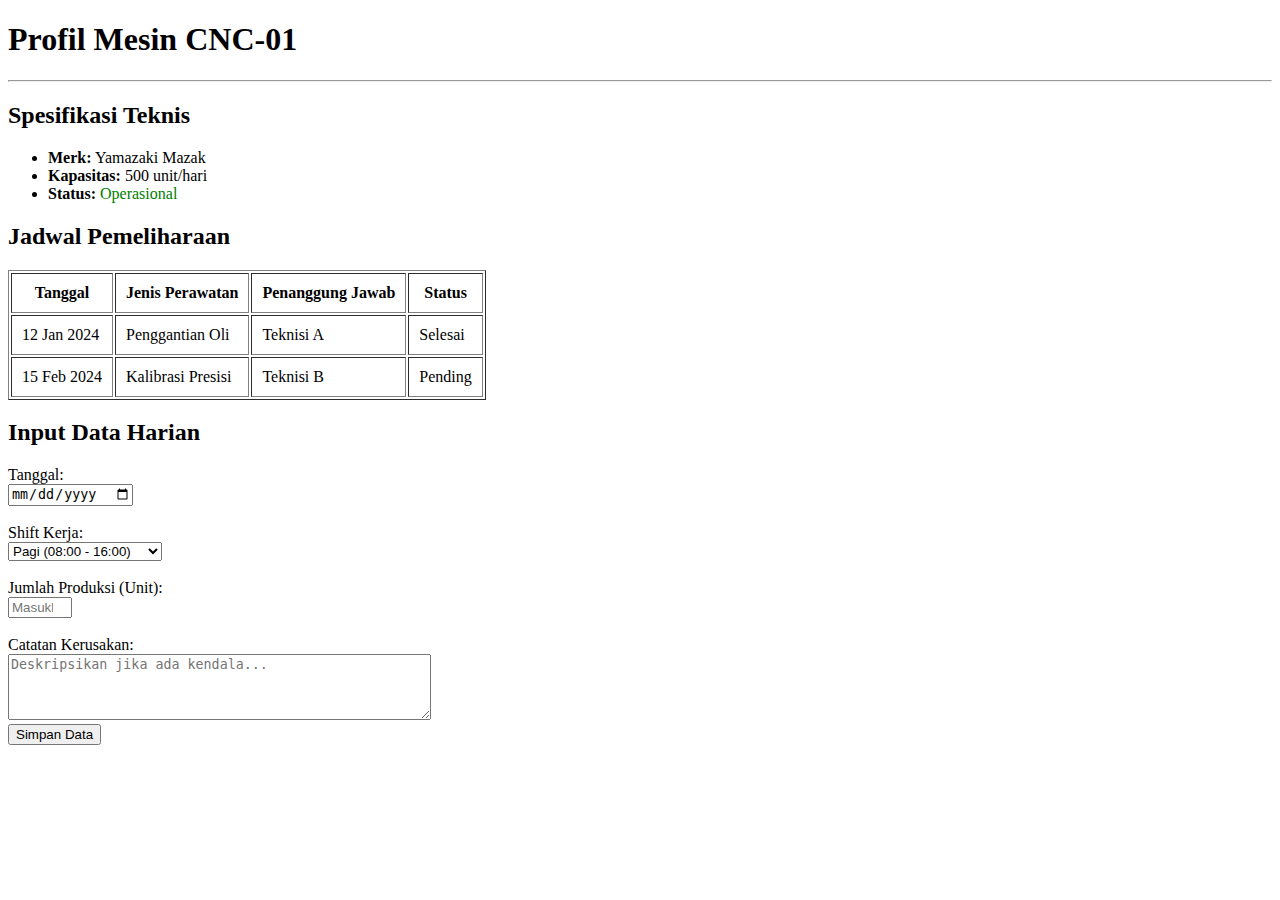
<file: index.html>
<!DOCTYPE html>
<html lang="en">
<head>
      <meta charset="UTF-8">
      <meta name="viewport" content="width=device-width, initial-scale=1.0">
      <title>Document</title>
</head>
<body>
      <header>
      <h1>Profil Mesin CNC-01</h1>
<hr>
<h2>Spesifikasi Teknis</h2>
<ul>
  <li><strong>Merk:</strong> Yamazaki Mazak</li>
  <li><strong>Kapasitas:</strong> 500 unit/hari</li>
  <li><strong>Status:</strong> <span style="color: green;">Operasional</span></li>
</ul>
</header>

<section>
<h2>Jadwal Pemeliharaan</h2>
<table border="1" cellpadding="10">
  <thead>
    <tr>
      <th>Tanggal</th>
      <th>Jenis Perawatan</th>
      <th>Penanggung Jawab</th>
      <th>Status</th>
    </tr>
  </thead>
  <tbody>
    <tr>
      <td>12 Jan 2024</td>
      <td>Penggantian Oli</td>
      <td>Teknisi A</td>
      <td>Selesai</td>
    </tr>
    <tr>
      <td>15 Feb 2024</td>
      <td>Kalibrasi Presisi</td>
      <td>Teknisi B</td>
      <td>Pending</td>
    </tr>
  </tbody>
</table>
</section>

<section>
<h2>Input Data Harian</h2>
<form action="">
  <label for="tanggal">Tanggal:</label><br>
  <input type="date" id="tanggal" name="tanggal" required><br><br>

  <label for="shift">Shift Kerja:</label><br>
  <select id="shift" name="shift">
    <option value="Pagi">Pagi (08:00 - 16:00)</option>
    <option value="Siang">Siang (16:00 - 24:00)</option>
    <option value="Malam">Malam (00:00 - 08:00)</option>
  </select><br><br>

  <label for="jumlah">Jumlah Produksi (Unit):</label><br>
  <input type="number" id="jumlah" name="jumlah" min="0" max="600" placeholder="Masukkan jumlah..."><br><br>

  <label for="catatan">Catatan Kerusakan:</label><br>
  <textarea id="catatan" name="catatan" rows="4" cols="50" placeholder="Deskripsikan jika ada kendala..."></textarea><br>

  <button type="submit">Simpan Data</button>
</form>
</section>
</body>
</html>
</file>
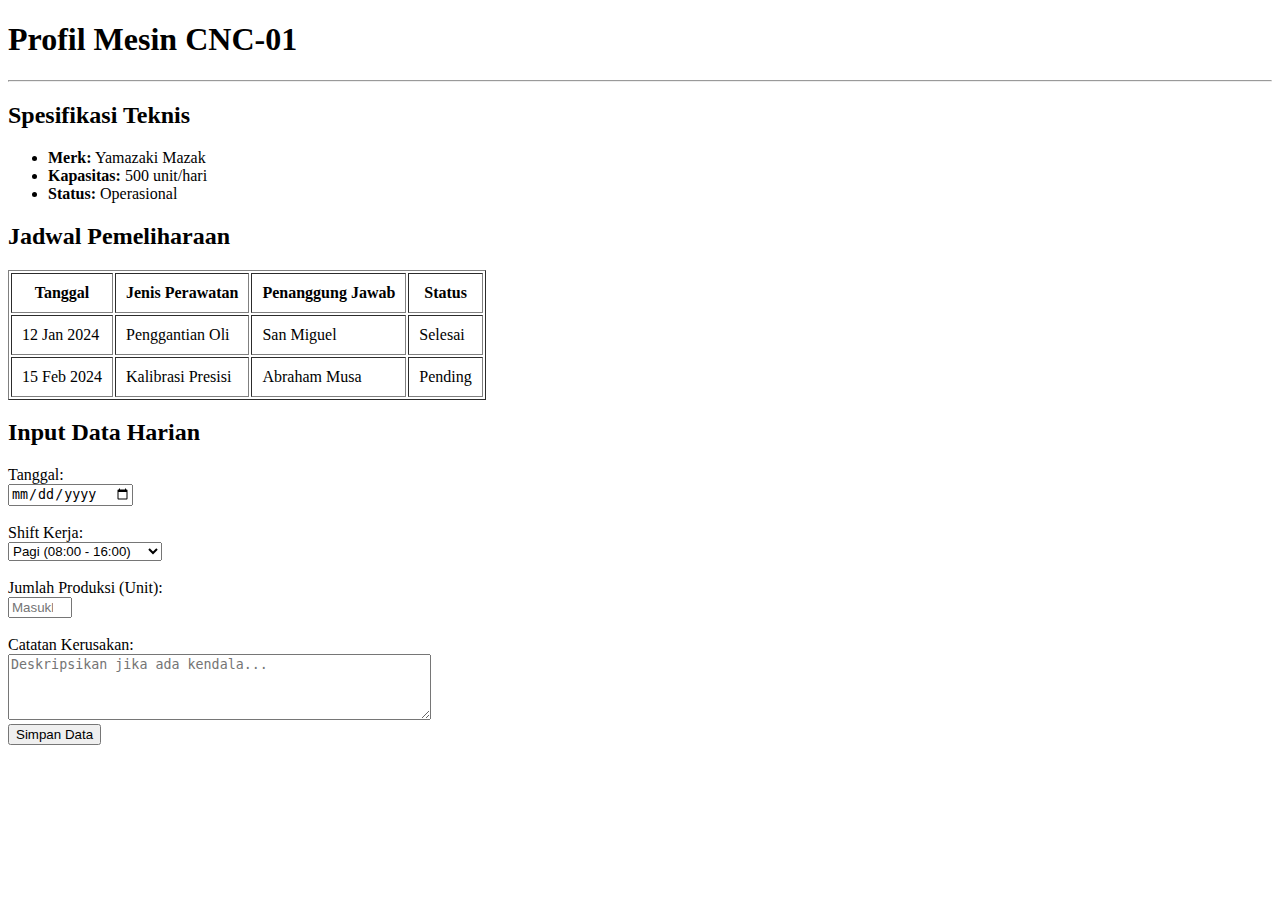
<file: Praktikum 1/index.html>
<!DOCTYPE html>
<html lang="en">
<head>
      <meta charset="UTF-8">
      <meta name="viewport" content="width=device-width, initial-scale=1.0">
      <title>Document</title>
</head>
<body>
      <header>
      <h1>Profil Mesin CNC-01</h1>
<hr>
<h2>Spesifikasi Teknis</h2>
<ul>
  <li><strong>Merk:</strong> Yamazaki Mazak</li>
  <li><strong>Kapasitas:</strong> 500 unit/hari</li>
  <li><strong>Status:</strong> <span class="status-ok">Operasional</span></li>
</ul>
</header>

<section>
<h2>Jadwal Pemeliharaan</h2>
<table border="1" cellpadding="10">
  <thead>
    <tr>
      <th>Tanggal</th>
      <th>Jenis Perawatan</th>
      <th>Penanggung Jawab</th>
      <th>Status</th>
    </tr>
  </thead>
  <tbody>
    <tr>
      <td>12 Jan 2024</td>
      <td>Penggantian Oli</td>
      <td>San Miguel</td>
      <td>Selesai</td>
    </tr>
    <tr>
      <td>15 Feb 2024</td>
      <td>Kalibrasi Presisi</td>
      <td>Abraham Musa</td>
      <td>Pending</td>
    </tr>
  </tbody>
</table>
</section>

<section>
<h2>Input Data Harian</h2>
<form action="">
  <label for="tanggal">Tanggal:</label><br>
  <input type="date" id="tanggal" name="tanggal" required><br><br>

  <label for="shift">Shift Kerja:</label><br>
  <select id="shift" name="shift">
    <option value="Pagi">Pagi (08:00 - 16:00)</option>
    <option value="Siang">Siang (16:00 - 24:00)</option>
    <option value="Malam">Malam (00:00 - 08:00)</option>
  </select><br><br>

  <label for="jumlah">Jumlah Produksi (Unit):</label><br>
  <input type="number" id="jumlah" name="jumlah" min="0" max="600" placeholder="Masukkan jumlah..."><br><br>

  <label for="catatan">Catatan Kerusakan:</label><br>
  <textarea id="catatan" name="catatan" rows="4" cols="50" placeholder="Deskripsikan jika ada kendala..."></textarea><br>

  <button type="submit">Simpan Data</button>
</form>
</section>
</body>
</html>
</file>
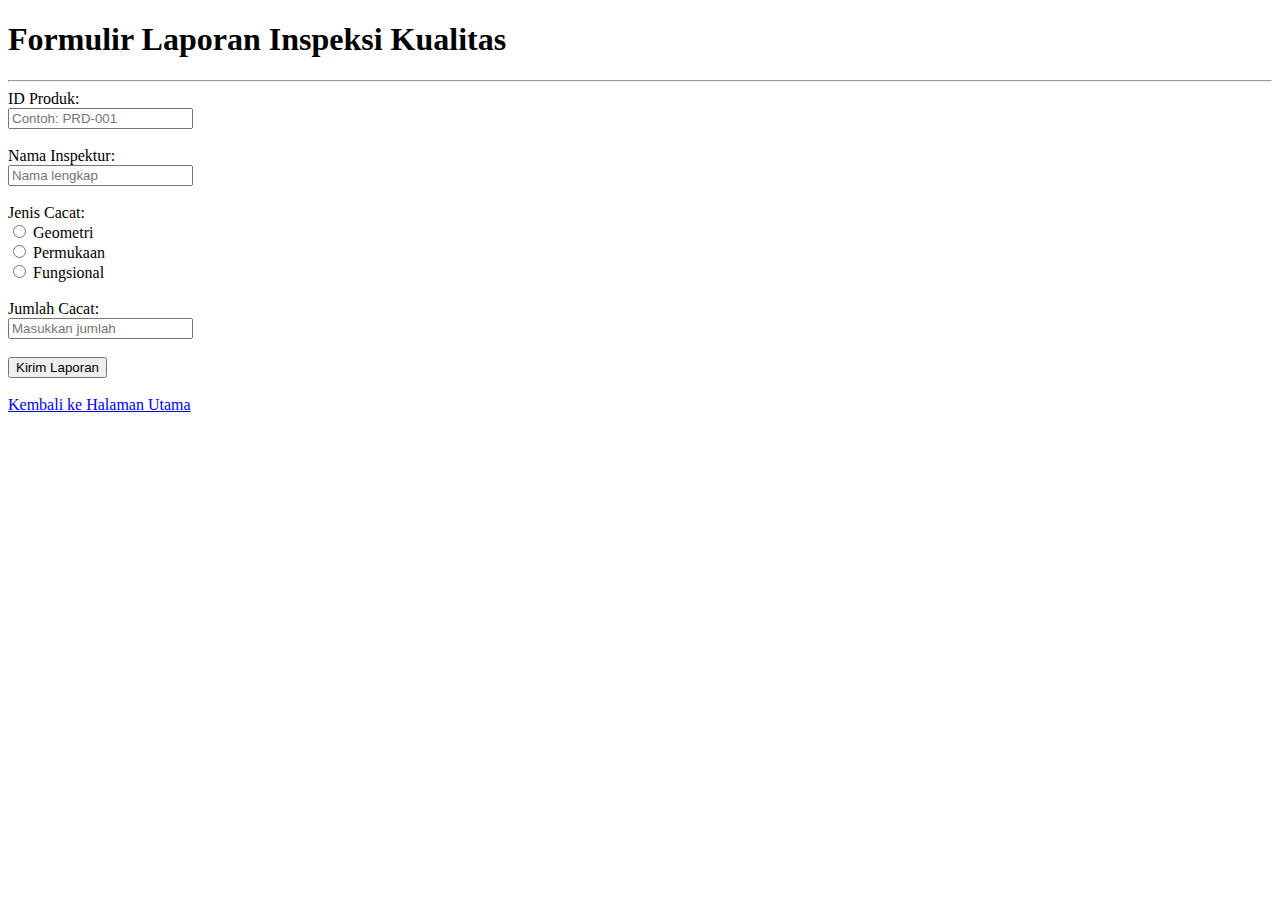
<file: laporan_kualitas.html>
<!DOCTYPE html>
<html lang="en">
<head>
      <meta charset="UTF-8">
      <meta name="viewport" content="width=device-width, initial-scale=1.0">
      <title>Laporan Inspeksi Kualitas</title>
</head>
<body>
  <h1>Formulir Laporan Inspeksi Kualitas</h1>
  <hr>
  
  <form>
    <!-- 1. ID PRODUK -->
    <label>ID Produk:</label><br>
    <input type="text" placeholder="Contoh: PRD-001"><br><br>
    
    <!-- 2. NAMA INSPEKTUR -->
    <label>Nama Inspektur:</label><br>
    <input type="text" placeholder="Nama lengkap"><br><br>
    
    <!-- 3. JENIS CACAT (pilih salah satu) -->
    <label>Jenis Cacat:</label><br>
    <input type="radio" name="cacat"> Geometri<br>
    <input type="radio" name="cacat"> Permukaan<br>
    <input type="radio" name="cacat"> Fungsional<br><br>
    
    <!-- 4. JUMLAH CACAT -->
    <label>Jumlah Cacat:</label><br>
    <input type="number" min="0" placeholder="Masukkan jumlah"><br><br>
    
    <!-- 5. TOMBOL KIRIM -->
    <button type="submit">Kirim Laporan</button>
  </form>
  
  <br>
  <a href="index.html">Kembali ke Halaman Utama</a>

</body>
</html>
</file>
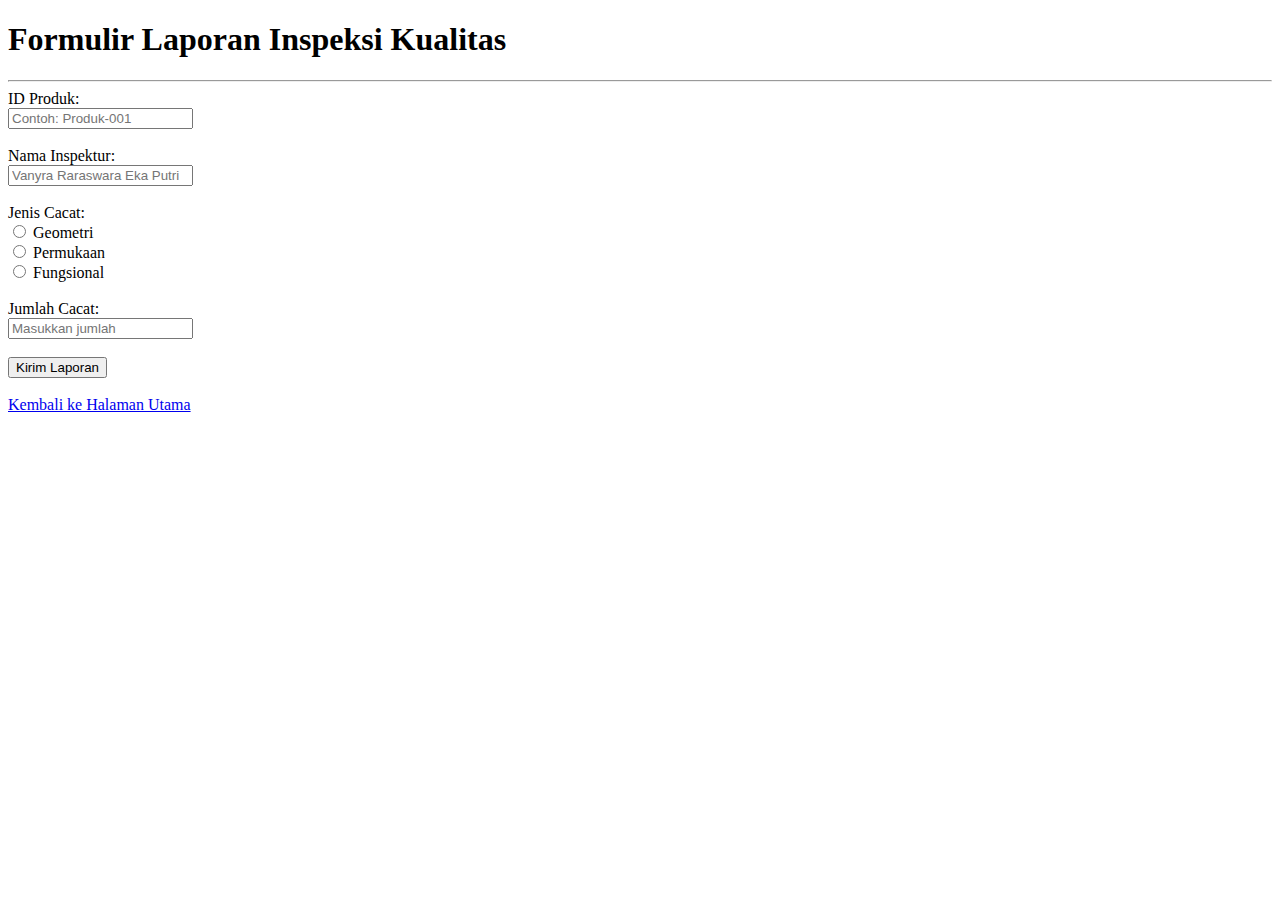
<file: Praktikum 1/laporan_kualitas.html>
<!DOCTYPE html>
<html lang="en">
<head>
      <meta charset="UTF-8">
      <meta name="viewport" content="width=device-width, initial-scale=1.0">
      <title>Laporan Inspeksi Kualitas</title>
</head>
<body>
  <h1>Formulir Laporan Inspeksi Kualitas</h1>
  <hr>
  
  <form>
    <!-- 1. ID PRODUK -->
    <label>ID Produk:</label><br>
    <input type="text" placeholder="Contoh: Produk-001"><br><br>
    
    <!-- 2. NAMA INSPEKTUR -->
    <label>Nama Inspektur:</label><br>
    <input type="text" placeholder="Vanyra Raraswara Eka Putri"><br><br>
    
    <!-- 3. JENIS CACAT (pilih salah satu) -->
    <label>Jenis Cacat:</label><br>
    <input type="radio" name="cacat"> Geometri<br>
    <input type="radio" name="cacat"> Permukaan<br>
    <input type="radio" name="cacat"> Fungsional<br><br>
    
    <!-- 4. JUMLAH CACAT -->
    <label>Jumlah Cacat:</label><br>
    <input type="number" min="0" placeholder="Masukkan jumlah"><br><br>
    
    <!-- 5. TOMBOL KIRIM -->
    <button type="submit">Kirim Laporan</button>
  </form>
  
  <br>
  <a href="index.html">Kembali ke Halaman Utama</a>

</body>
</html>
</file>
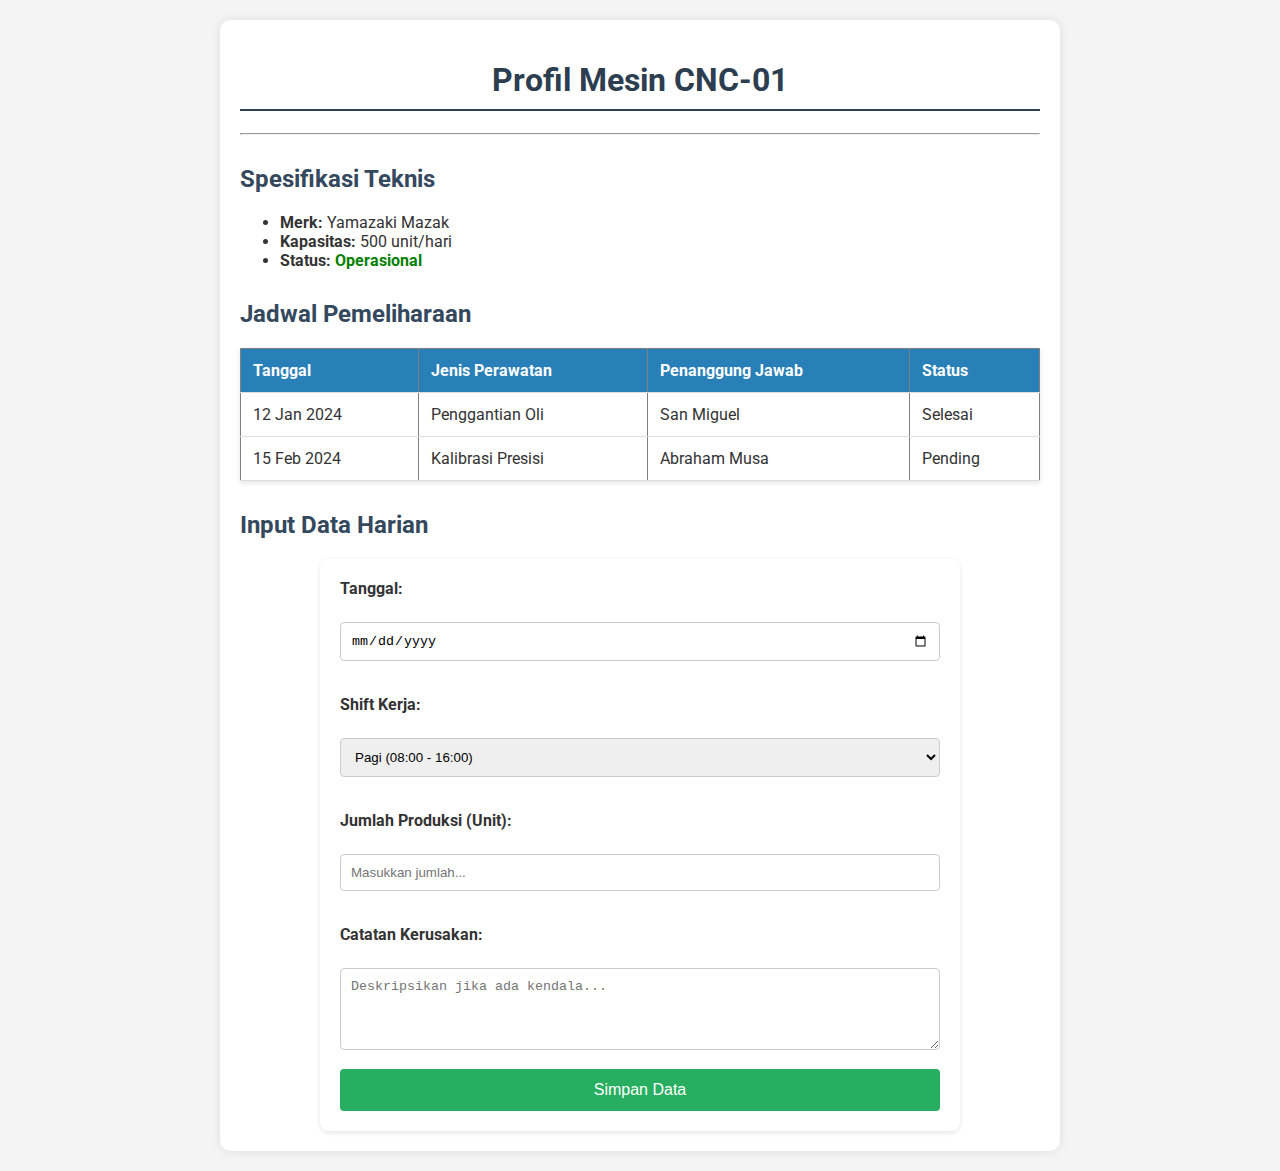
<file: Praktikum 2/index2.html>
<!DOCTYPE html>
<html lang="en">
<head>
      <meta charset="UTF-8">
      <meta name="viewport" content="width=device-width, initial-scale=1.0">
      <title>Document</title>
      <link rel="stylesheet" href="styleindex2.css">
</head>
<body>
  <div id="container">
      <header>
      <h1>Profil Mesin CNC-01</h1>
<hr>
<h2>Spesifikasi Teknis</h2>
<ul>
  <li><strong>Merk:</strong> Yamazaki Mazak</li>
  <li><strong>Kapasitas:</strong> 500 unit/hari</li>
  <li><strong>Status:</strong> <span class="status-ok">Operasional</span></li>
</ul>
</header>

<section>
<h2>Jadwal Pemeliharaan</h2>
<table border="1" cellpadding="10">
  <thead>
    <tr>
      <th>Tanggal</th>
      <th>Jenis Perawatan</th>
      <th>Penanggung Jawab</th>
      <th>Status</th>
    </tr>
  </thead>
  <tbody>
    <tr>
      <td>12 Jan 2024</td>
      <td>Penggantian Oli</td>
      <td>San Miguel</td>
      <td>Selesai</td>
    </tr>
    <tr>
      <td>15 Feb 2024</td>
      <td>Kalibrasi Presisi</td>
      <td>Abraham Musa</td>
      <td>Pending</td>
    </tr>
  </tbody>
</table>
</section>

<section>
<h2>Input Data Harian</h2>
<form action="">
  <label for="tanggal">Tanggal:</label><br>
  <input type="date" id="tanggal" name="tanggal" required><br><br>

  <label for="shift">Shift Kerja:</label><br>
  <select id="shift" name="shift">
    <option value="Pagi">Pagi (08:00 - 16:00)</option>
    <option value="Siang">Siang (16:00 - 24:00)</option>
    <option value="Malam">Malam (00:00 - 08:00)</option>
  </select><br><br>

  <label for="jumlah">Jumlah Produksi (Unit):</label><br>
  <input type="number" id="jumlah" name="jumlah" min="0" max="600" placeholder="Masukkan jumlah..."><br><br>

  <label for="catatan">Catatan Kerusakan:</label><br>
  <textarea id="catatan" name="catatan" rows="4" cols="50" placeholder="Deskripsikan jika ada kendala..."></textarea><br>

  <button type="submit">Simpan Data</button>
</form>
</section>
</div>
</body>
</html>
</file>
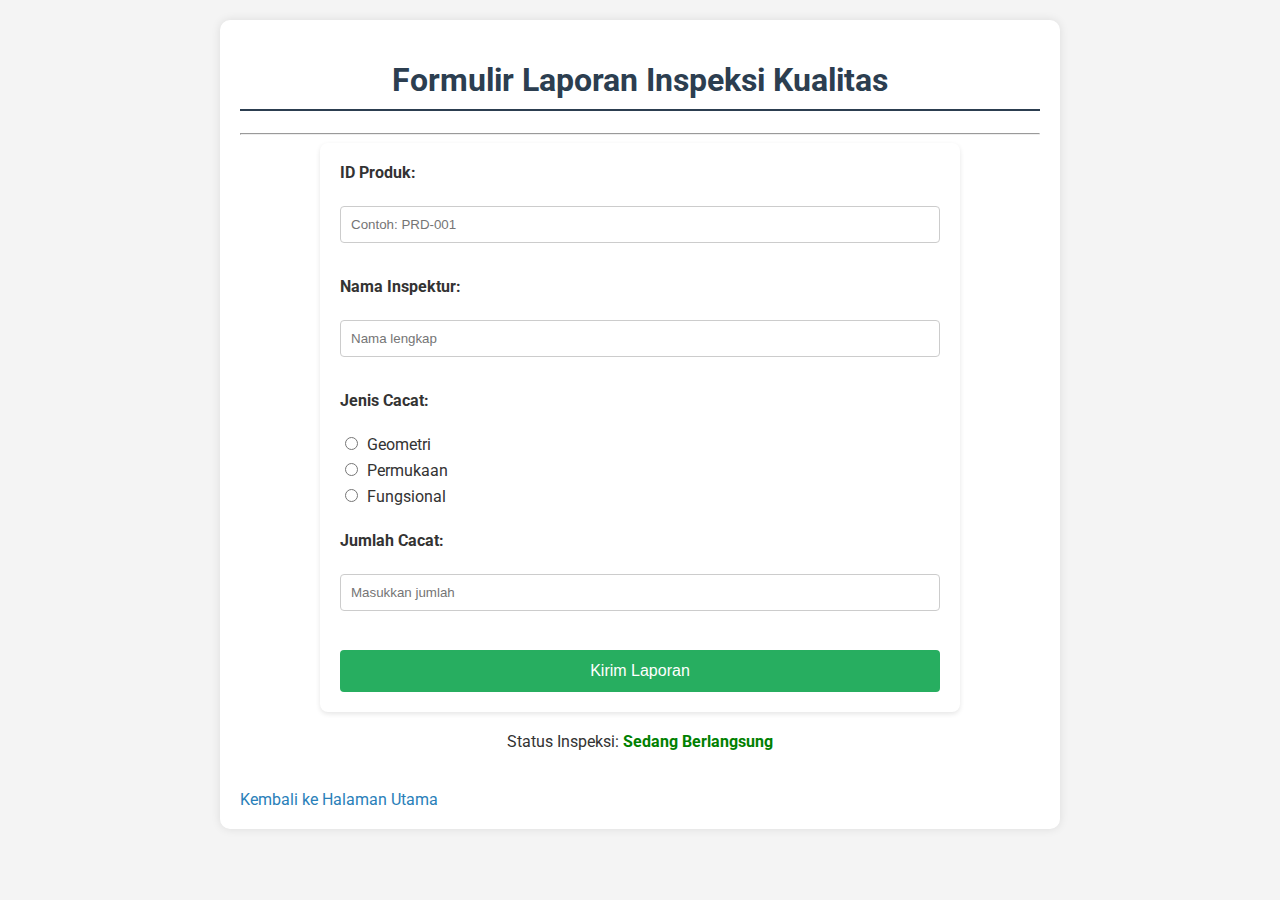
<file: Praktikum 2/laporan_kualitas2.html>
<!DOCTYPE html>
<html lang="en">
<head>
      <meta charset="UTF-8">
      <meta name="viewport" content="width=device-width, initial-scale=1.0">
      <title>Laporan Inspeksi Kualitas</title>
      <link rel="stylesheet" href="stylekuali2.css">
</head>
<body>
  <div id="container">   <!-- SATU container -->
  
    <h1>Formulir Laporan Inspeksi Kualitas</h1>
    <hr>
    
    <!-- Form (hanya satu) -->
    <form>
      <label>ID Produk:</label><br>
      <input type="text" placeholder="Contoh: PRD-001"><br><br>
      
      <label>Nama Inspektur:</label><br>
      <input type="text" placeholder="Nama lengkap"><br><br>
      
      <label>Jenis Cacat:</label><br>
      <input type="radio" name="cacat"> Geometri<br>
      <input type="radio" name="cacat"> Permukaan<br>
      <input type="radio" name="cacat"> Fungsional<br><br>
      
      <label>Jumlah Cacat:</label><br>
      <input type="number" min="0" placeholder="Masukkan jumlah"><br><br>
      
      <button type="submit">Kirim Laporan</button>
    </form>
    
    <!-- Status inspeksi (opsional) di LUAR form -->
    <p>Status Inspeksi: <span class="status-ok">Sedang Berlangsung</span></p>
    
    <br>
    <a href="index.html">Kembali ke Halaman Utama</a>
  
  </div>  <!-- PENUTUP container -->
</body>
</file>
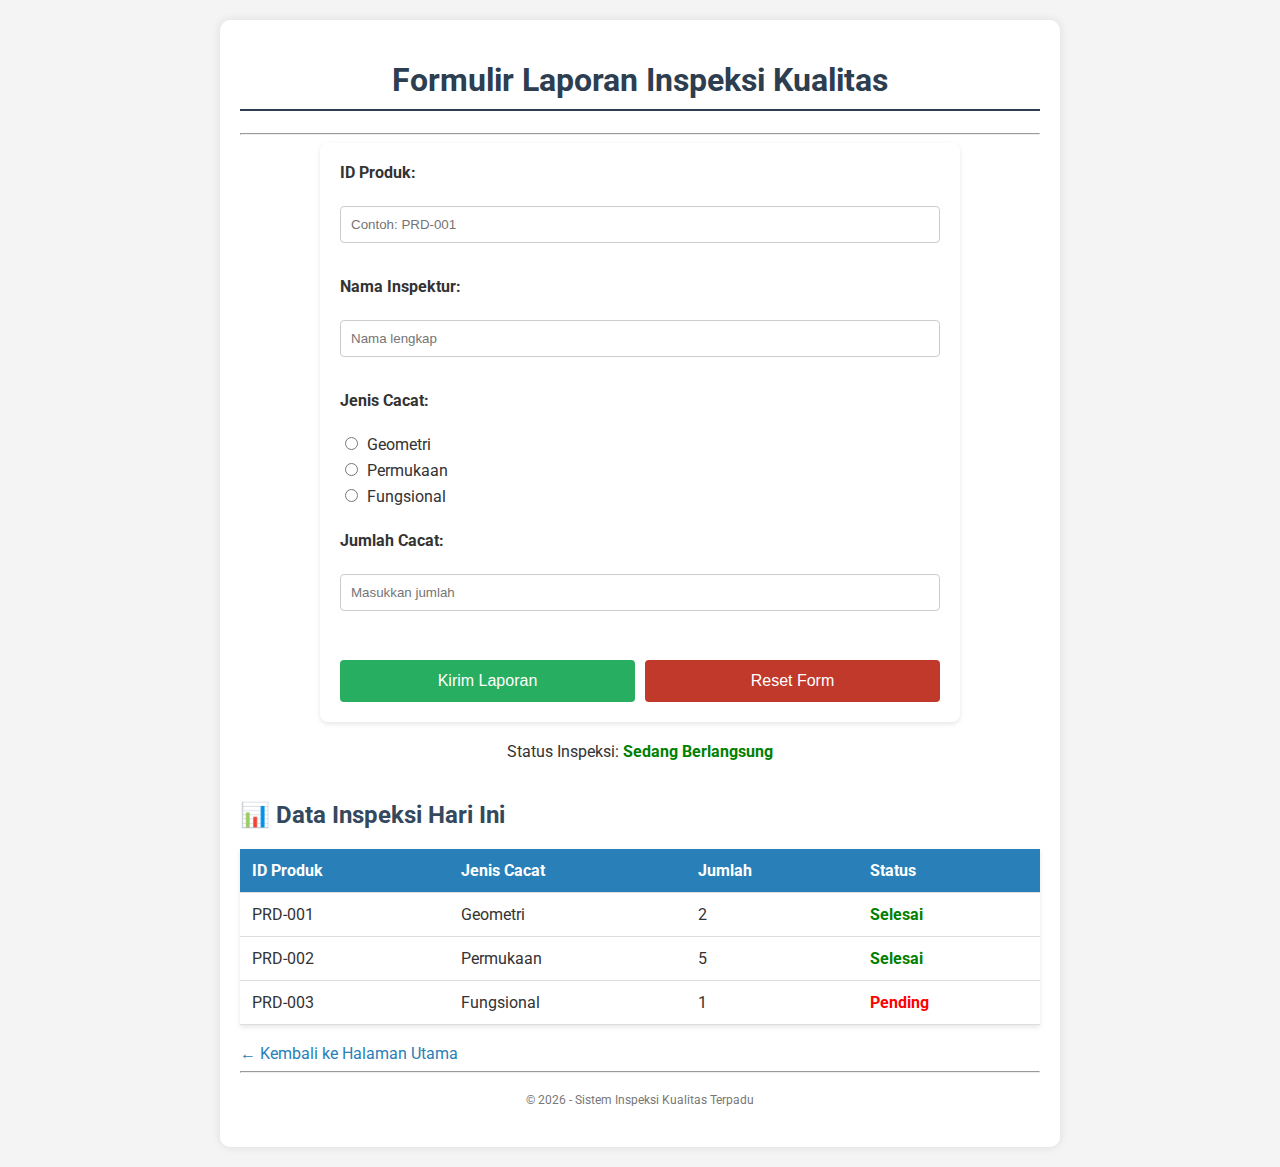
<file: Praktikum 2_23051430013_Vanyra Raraswara/laporan_kualitas2.html>
<!DOCTYPE html>
<html lang="en">
<head>
      <meta charset="UTF-8">
      <meta name="viewport" content="width=device-width, initial-scale=1.0">
      <title>Laporan Inspeksi Kualitas</title>
      <link rel="stylesheet" href="stylekuali2.css">
</head>
<body>
  <div id="container">  
    <h1>Formulir Laporan Inspeksi Kualitas</h1>
    <hr>
    
    <form>
      <label for="idProduk">ID Produk:</label><br>
      <input type="text" id="idProduk" name="idProduk" placeholder="Contoh: PRD-001"><br><br>
      
      <label for="inspektur">Nama Inspektur:</label><br>
      <input type="text" id="inspektur" name="inspektur" placeholder="Nama lengkap"><br><br>
      
      <label>Jenis Cacat:</label><br>
      <input type="radio" name="cacat" id="cacatGeometri" value="Geometri">
      <label for="cacatGeometri">Geometri</label><br>
          
      <input type="radio" name="cacat" id="cacatPermukaan" value="Permukaan">
      <label for="cacatPermukaan">Permukaan</label><br>
            
      <input type="radio" name="cacat" id="cacatFungsional" value="Fungsional">
      <label for="cacatFungsional">Fungsional</label><br><br>
      
      <label for="JumlahCacat">Jumlah Cacat:</label><br>
      <input type="number" id="JumlahCacat" name="JumlahCacat" min="0" placeholder="Masukkan jumlah"><br><br>
      
      <div style="display: flex; gap: 10px; margin-top: 10px;">
                <button type="submit" style="width: 50%;">Kirim Laporan</button>
                <button type="reset" class="reset-button" style="width: 50%;">Reset Form</button>
            </div>
        </form>
        
        <p>Status Inspeksi: <span class="status-ok">Sedang Berlangsung</span></p>
        
        <h2 style="margin-top: 40px;">📊 Data Inspeksi Hari Ini</h2>
        <table>
            <thead>
                <tr>
                    <th>ID Produk</th>
                    <th>Jenis Cacat</th>
                    <th>Jumlah</th>
                    <th>Status</th>
                </tr>
            </thead>
            <tbody>
                <tr>
                    <td>PRD-001</td>
                    <td>Geometri</td>
                    <td>2</td>
                    <td><span class="status-ok">Selesai</span></td>
                </tr>
                <tr>
                    <td>PRD-002</td>
                    <td>Permukaan</td>
                    <td>5</td>
                    <td><span class="status-ok">Selesai</span></td>
                </tr>
                <tr>
                    <td>PRD-003</td>
                    <td>Fungsional</td>
                    <td>1</td>
                    <td><span class="status-down">Pending</span></td>
                </tr>
            </tbody>
        </table>
        
        <br>
        <a href="index.html">← Kembali ke Halaman Utama</a>
        
        <hr>
        <p style="text-align: center; color: #777; font-size: 12px;">
            © 2026 - Sistem Inspeksi Kualitas Terpadu
        </p>
    </div>
  </body>
</html>
</file>
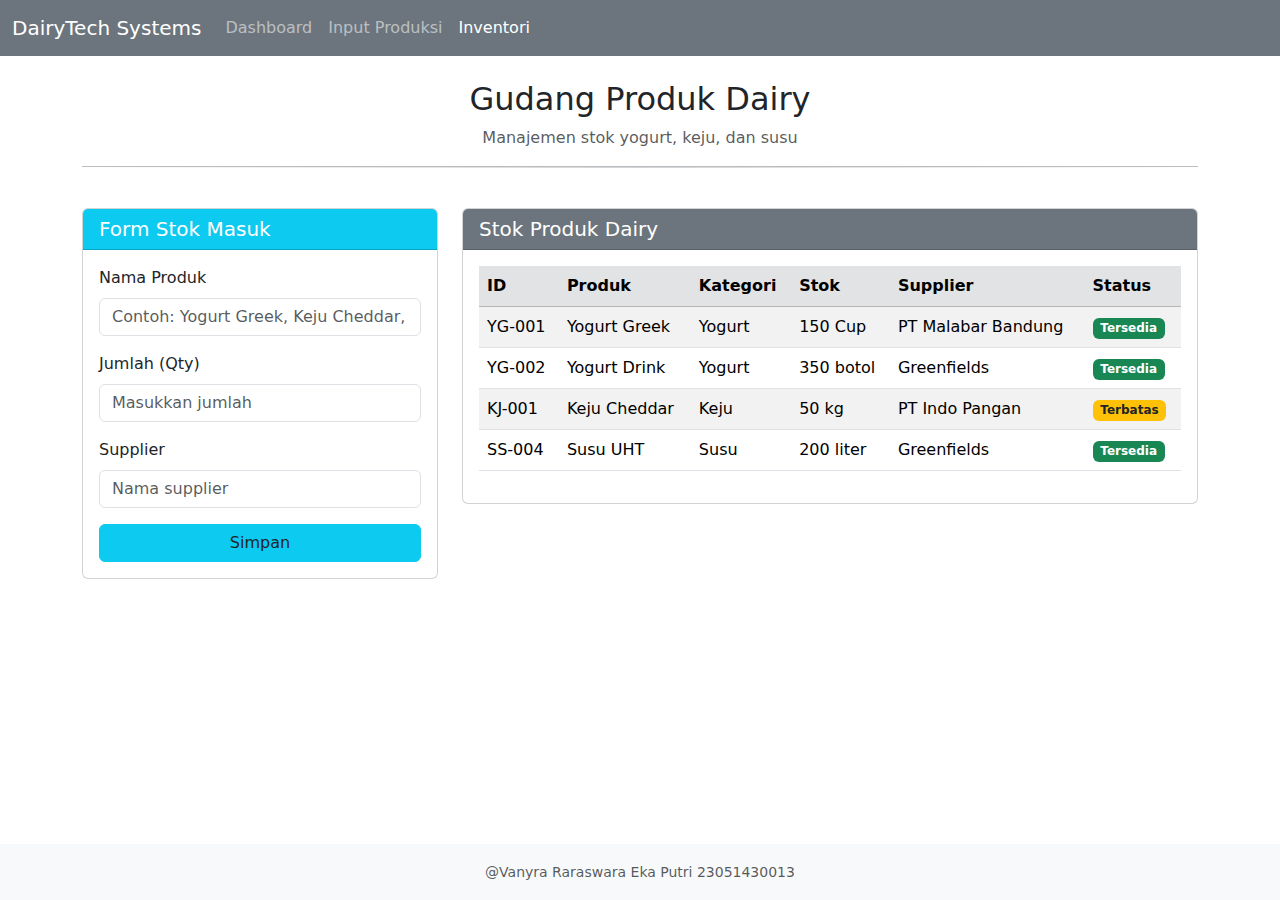
<file: Praktikum 3/dashboard_inventori.html>
<!DOCTYPE html>
<html lang="id">
<head>
    <meta charset="UTF-8">
    <meta name="viewport" content="width=device-width, initial-scale=1.0">
    <title>Dashboard Inventory - Dairy Products</title>
    <link href="https://cdn.jsdelivr.net/npm/bootstrap@5.3.0/dist/css/bootstrap.min.css" rel="stylesheet">
</head>
<body>
    <nav class="navbar navbar-expand-lg navbar-dark bg-secondary">
        <div class="container-fluid">
            <a class="navbar-brand" href="">DairyTech Systems</a>
            <button class="navbar-toggler" type="button" data-bs-toggle="collapse" data-bs-target="#navbarNav">
                <span class="navbar-toggler-icon"></span>
            </button>
            <div class="collapse navbar-collapse" id="navbarNav">
                <ul class="navbar-nav">
                    <li class="nav-item">
                        <a class="nav-link" href="index.html">Dashboard</a>
                    </li>
                    <li class="nav-item">
                        <a class="nav-link" href="">Input Produksi</a>
                    </li>
                    <li class="nav-item">
                        <a class="nav-link active" href="">Inventori</a>
                    </li>
                </ul>
            </div>
        </div>
    </nav>

    <!-- Container utama -->
    <div class="container mt-4">
        <div class="row mb-4">
            <div class="col-12 text-center">
                <h2> Gudang Produk Dairy</h2>
                <p class="text-muted">Manajemen stok yogurt, keju, dan susu</p>
                <hr class="mt-3" style="height: 2px; background: linear-gradient(90deg, transparent, #6c757d, transparent); opacity: 0.3;"> 
            </div>
        </div>

        <div class="row">
            <div class="col-md-4">
                <div class="card">
                    <div class="card-header bg-info text-white">
                        <h5 class="mb-0">Form Stok Masuk</h5>
                    </div>
                    <div class="card-body">
                        <form>
                            <!-- Nama Barang -->
                            <div class="mb-3">
                                <label for="namaBarang" class="form-label">Nama Produk</label>
                                <input type="text" class="form-control" id="namaBarang" placeholder="Contoh: Yogurt Greek, Keju Cheddar, Susu UHT">
                            </div>
                            
                            <!-- Qty/Jumlah -->
                            <div class="mb-3">
                                <label for="jumlah" class="form-label">Jumlah (Qty)</label>
                                <input type="number" class="form-control" id="jumlah" min="1" placeholder="Masukkan jumlah">
                            </div>
                            
                            <!-- Supplier -->
                            <div class="mb-3">
                                <label for="supplier" class="form-label">Supplier</label>
                                <input type="text" class="form-control" id="supplier" placeholder="Nama supplier">
                            </div>
                            
                            <button type="submit" class="btn btn-info text-dark w-100">Simpan</button>
                        </form>
                    </div>
                </div>
            </div>

            <div class="col-md-8">
                <div class="card">
                    <div class="card-header bg-secondary text-white">
                        <h5 class="mb-0">Stok Produk Dairy</h5>  <!-- Diperbaiki: Diary → Dairy -->
                    </div>
                    <div class="card-body">
                        <table class="table table-striped table-hover">
                            <thead class="table-secondary">
                                <tr>
                                    <th>ID</th>
                                    <th>Produk</th>
                                    <th>Kategori</th>
                                    <th>Stok</th>
                                    <th>Supplier</th>
                                    <th>Status</th>
                                </tr>
                            </thead>
                            <tbody>
                                <tr>
                                    <td>YG-001</td>
                                    <td>Yogurt Greek</td>
                                    <td>Yogurt</td>
                                    <td>150 Cup</td>
                                    <td>PT Malabar Bandung</td> 
                                    <td><span class="badge bg-success">Tersedia</span></td>
                                </tr>
                                <tr>
                                    <td>YG-002</td>
                                    <td>Yogurt Drink</td>
                                    <td>Yogurt</td>
                                    <td>350 botol</td>
                                    <td>Greenfields</td>
                                    <td><span class="badge bg-success">Tersedia</span></td>
                                </tr>
                                <tr>
                                    <td>KJ-001</td>
                                    <td>Keju Cheddar</td>  
                                    <td>Keju</td>
                                    <td>50 kg</td>
                                    <td>PT Indo Pangan</td>
                                    <td><span class="badge bg-warning text-dark">Terbatas</span></td>
                                </tr>
                                <tr>
                                    <td>SS-004</td>
                                    <td>Susu UHT</td>
                                    <td>Susu</td>
                                    <td>200 liter</td>
                                    <td>Greenfields</td>
                                    <td><span class="badge bg-success">Tersedia</span></td>
                                </tr>
                            </tbody>
                        </table>
                    </div>
                </div>
            </div>
        </div>
    </div>
    <script src="https://cdn.jsdelivr.net/npm/bootstrap@5.3.0/dist/js/bootstrap.bundle.min.js"></script>
<footer class="text-center py-3 bg-light position-fixed bottom-0 w-100">
      <small class="text-muted">
            @Vanyra Raraswara Eka Putri 23051430013
      </small>
</footer>
</body>
</html>
</file>
<file: Praktikum 2/styleindex2.css>
/* Import Font dari Google Fonts */
@import url('https://fonts.googleapis.com/css2?family=Roboto:wght@400;700&display=swap');

body {
  font-family: 'Roboto', sans-serif;  
  background-color: #f4f4f4;          /* Warna background abu-abu muda */
  color: #333;                         
  margin: 0;                            
  padding: 20px;                        
}

h1 {
  color: #2c3e50;                       /* Warna biru tua */
  text-align: center;                    
  border-bottom: 2px solid #2c3e50;     
  padding-bottom: 10px;                   
}

h2 {
  color: #34495e;                        
  margin-top: 30px;                       
}

table { 
    width: 100%; 
    border-collapse: collapse; /* Menggabungkan border ganda menjadi satu */ 
    margin-top: 20px; 
    box-shadow: 0 2px 5px rgba(0,0,0,0.1); /* Efek bayangan halus */ 
} 
  
th, td { 
    padding: 12px; 
    text-align: left; 
    border-bottom: 1px solid #ddd; 
} 
  
th { 
    background-color: #2980b9; /* Biru profesional */ 
    color: white; 
} 
  
tr:hover { 
    background-color: #f1f1f1; /* Highlight baris saat mouse diarahkan */ 
}

form { 
background-color: white; 
padding: 20px; 
border-radius: 8px; /* Sudut melengkung */ 
box-shadow: 0 2px 5px rgba(0,0,0,0.1); 
max-width: 600px; 
margin: 0 auto; /* Formulir berada di tengah */ 
} 
label { 
display: block; 
margin-bottom: 5px; 
font-weight: bold; 
} 
input[type="text"], 
input[type="number"], 
input[type="date"], 
select, 
textarea { 
width: 100%; /* Lebar penuh */ 
padding: 10px; 
margin-bottom: 15px; 
border: 1px solid #ccc; 
border-radius: 4px; 
box-sizing: border-box; /* Padding tidak menambah lebar total */ 
} 
/* Styling khusus tombol */ 
button { 
background-color: #27ae60; /* Hijau */ 
color: white; 
padding: 12px 20px; 
border: none; 
border-radius: 4px; 
cursor: pointer; 
width: 100%; 
font-size: 16px; 
} 
button:hover { 
background-color: #219150; /* Hijau lebih gelap saat hover */ 
} 

/* Class untuk status  (hijau) */
.status-ok {
  color: green;           /* Warna tulisan hijau */
  font-weight: bold;      /* Tulisan tebal */
}

/* Class untuk status down (merah) */
.status-down {
  color: red;             /* Warna tulisan merah */
  font-weight: bold;      /* Tulisan tebal */
}

#container {
  max-width: 800px;           
  margin: 0 auto;              
  background: white;           
  padding: 20px;               
  border-radius: 10px;         
  box-shadow: 0 0 10px rgba(0,0,0,0.1); 
}
</file>
<file: Praktikum 2/stylekuali2.css>
@import url('https://fonts.googleapis.com/css2?family=Roboto:wght@400;700&display=swap');

body {
  font-family: 'Roboto', sans-serif;  
  background-color: #f4f4f4;          /* Warna background abu-abu muda */
  color: #333;                         
  margin: 0;                            
  padding: 20px;                        
}

h1 {
  color: #2c3e50;                       /* Warna biru tua */
  text-align: center;                    
  border-bottom: 2px solid #2c3e50;     
  padding-bottom: 10px;                   
}

h2 {
  color: #34495e;                        
  margin-top: 30px;                       
}

table { 
    width: 100%; 
    border-collapse: collapse; /* Menggabungkan border ganda menjadi satu */ 
    margin-top: 20px; 
    box-shadow: 0 2px 5px rgba(0,0,0,0.1); /* Efek bayangan halus */ 
} 
  
th, td { 
    padding: 12px; 
    text-align: left; 
    border-bottom: 1px solid #ddd; 
} 
  
th { 
    background-color: #2980b9; /* Biru profesional */ 
    color: white; 
} 
  
tr:hover { 
    background-color: #f1f1f1; /* Highlight baris saat mouse diarahkan */ 
}

form { 
  background-color: white; 
  padding: 20px; 
  border-radius: 8px; /* Sudut melengkung */ 
  box-shadow: 0 2px 5px rgba(0,0,0,0.1); 
  max-width: 600px; 
  margin: 0 auto; /* Formulir berada di tengah */ 
} 

label { 
  display: block; 
  margin-bottom: 5px; 
  font-weight: bold; 
} 

input[type="text"], 
input[type="number"], 
input[type="date"], 
select, 
textarea { 
  width: 100%; /* Lebar penuh */ 
  padding: 10px; 
  margin-bottom: 15px; 
  border: 1px solid #ccc; 
  border-radius: 4px; 
  box-sizing: border-box; /* Padding tidak menambah lebar total */ 
}

/* Styling untuk radio button (TAMBAHKAN INI) */
input[type="radio"] {
    width: auto;
    margin-right: 5px;
    margin-bottom: 10px;
    display: inline-block;
}

/* Label untuk radio button (TAMBAHKAN INI) */
input[type="radio"] + label {
    display: inline;
    font-weight: normal;
    margin-right: 15px;
}

/* Styling khusus tombol */ 
button { 
  background-color: #27ae60; /* Hijau */ 
  color: white; 
  padding: 12px 20px; 
  border: none; 
  border-radius: 4px; 
  cursor: pointer; 
  width: 100%; 
  font-size: 16px; 
  margin-top: 5px;
} 

button:hover { 
  background-color: #219150; /* Hijau lebih gelap saat hover */ 
} 

button[type="reset"], 
.reset-button {
    background-color: #c0392b;  /* WARNA MERAH sesuai perintah */
}

button[type="reset"]:hover,
.reset-button:hover {
    background-color: #a93226;  /* Merah lebih gelap saat hover */
}

.status-ok {
  color: green;           /* Warna tulisan hijau */
  font-weight: bold;      /* Tulisan tebal */
}

.status-down {
  color: red;             /* Warna tulisan merah */
  font-weight: bold;      /* Tulisan tebal */
}

#container {
  max-width: 800px;           
  margin: 0 auto;              
  background: white;           
  padding: 20px;               
  border-radius: 10px;         
  box-shadow: 0 0 10px rgba(0,0,0,0.1); 
}

a {
    color: #2980b9;
    text-decoration: none;
}

a:hover {
    text-decoration: underline;
}

p {
    text-align: center;
    margin: 20px 0;
}

@media screen and (max-width: 480px) {
    body {
        padding: 10px;
    }
    
    #container {
        padding: 15px;
    }
    
    h1 {
        font-size: 24px;
    }
    
    button {
        font-size: 14px;
        padding: 10px;
    }
    
    th, td {
        padding: 8px;
        font-size: 14px;
    }
}
</file>
<file: Praktikum 2_23051430013_Vanyra Raraswara/stylekuali2.css>
@import url('https://fonts.googleapis.com/css2?family=Roboto:wght@400;700&display=swap');

body {
  font-family: 'Roboto', sans-serif;  
  background-color: #f4f4f4;          /* Warna background abu-abu muda */
  color: #333;                         
  margin: 0;                            
  padding: 20px;                        
}

h1 {
  color: #2c3e50;                       /* Warna biru tua */
  text-align: center;                    
  border-bottom: 2px solid #2c3e50;     
  padding-bottom: 10px;                   
}

h2 {
  color: #34495e;                        
  margin-top: 30px;                       
}

table { 
    width: 100%; 
    border-collapse: collapse; /* Menggabungkan border ganda menjadi satu */ 
    margin-top: 20px; 
    box-shadow: 0 2px 5px rgba(0,0,0,0.1); /* Efek bayangan halus */ 
} 
  
th, td { 
    padding: 12px; 
    text-align: left; 
    border-bottom: 1px solid #ddd; 
} 
  
th { 
    background-color: #2980b9; /* Biru profesional */ 
    color: white; 
} 
  
tr:hover { 
    background-color: #f1f1f1; /* Highlight baris saat mouse diarahkan */ 
}

form { 
  background-color: white; 
  padding: 20px; 
  border-radius: 8px; /* Sudut melengkung */ 
  box-shadow: 0 2px 5px rgba(0,0,0,0.1); 
  max-width: 600px; 
  margin: 0 auto; /* Formulir berada di tengah */ 
} 

label { 
  display: block; 
  margin-bottom: 5px; 
  font-weight: bold; 
} 

input[type="text"], 
input[type="number"], 
input[type="date"], 
select, 
textarea { 
  width: 100%; /* Lebar penuh */ 
  padding: 10px; 
  margin-bottom: 15px; 
  border: 1px solid #ccc; 
  border-radius: 4px; 
  box-sizing: border-box; /* Padding tidak menambah lebar total */ 
}

/* Styling untuk radio button (TAMBAHKAN INI) */
input[type="radio"] {
    width: auto;
    margin-right: 5px;
    margin-bottom: 10px;
    display: inline-block;
}

/* Label untuk radio button (TAMBAHKAN INI) */
input[type="radio"] + label {
    display: inline;
    font-weight: normal;
    margin-right: 15px;
}

/* Styling khusus tombol */ 
button { 
  background-color: #27ae60; /* Hijau */ 
  color: white; 
  padding: 12px 20px; 
  border: none; 
  border-radius: 4px; 
  cursor: pointer; 
  width: 100%; 
  font-size: 16px; 
  margin-top: 5px;
} 

button:hover { 
  background-color: #219150; /* Hijau lebih gelap saat hover */ 
} 

button[type="reset"], 
.reset-button {
    background-color: #c0392b;  /* WARNA MERAH sesuai perintah */
}

button[type="reset"]:hover,
.reset-button:hover {
    background-color: #a93226;  /* Merah lebih gelap saat hover */
}

.status-ok {
  color: green;           /* Warna tulisan hijau */
  font-weight: bold;      /* Tulisan tebal */
}

.status-down {
  color: red;             /* Warna tulisan merah */
  font-weight: bold;      /* Tulisan tebal */
}

#container {
  max-width: 800px;           
  margin: 0 auto;              
  background: white;           
  padding: 20px;               
  border-radius: 10px;         
  box-shadow: 0 0 10px rgba(0,0,0,0.1); 
}

a {
    color: #2980b9;
    text-decoration: none;
}

a:hover {
    text-decoration: underline;
}

p {
    text-align: center;
    margin: 20px 0;
}

@media screen and (max-width: 480px) {
    body {
        padding: 10px;
    }
    
    #container {
        padding: 15px;
    }
    
    h1 {
        font-size: 24px;
    }
    
    button {
        font-size: 14px;
        padding: 10px;
    }
    
    th, td {
        padding: 8px;
        font-size: 14px;
    }
}
</file>
